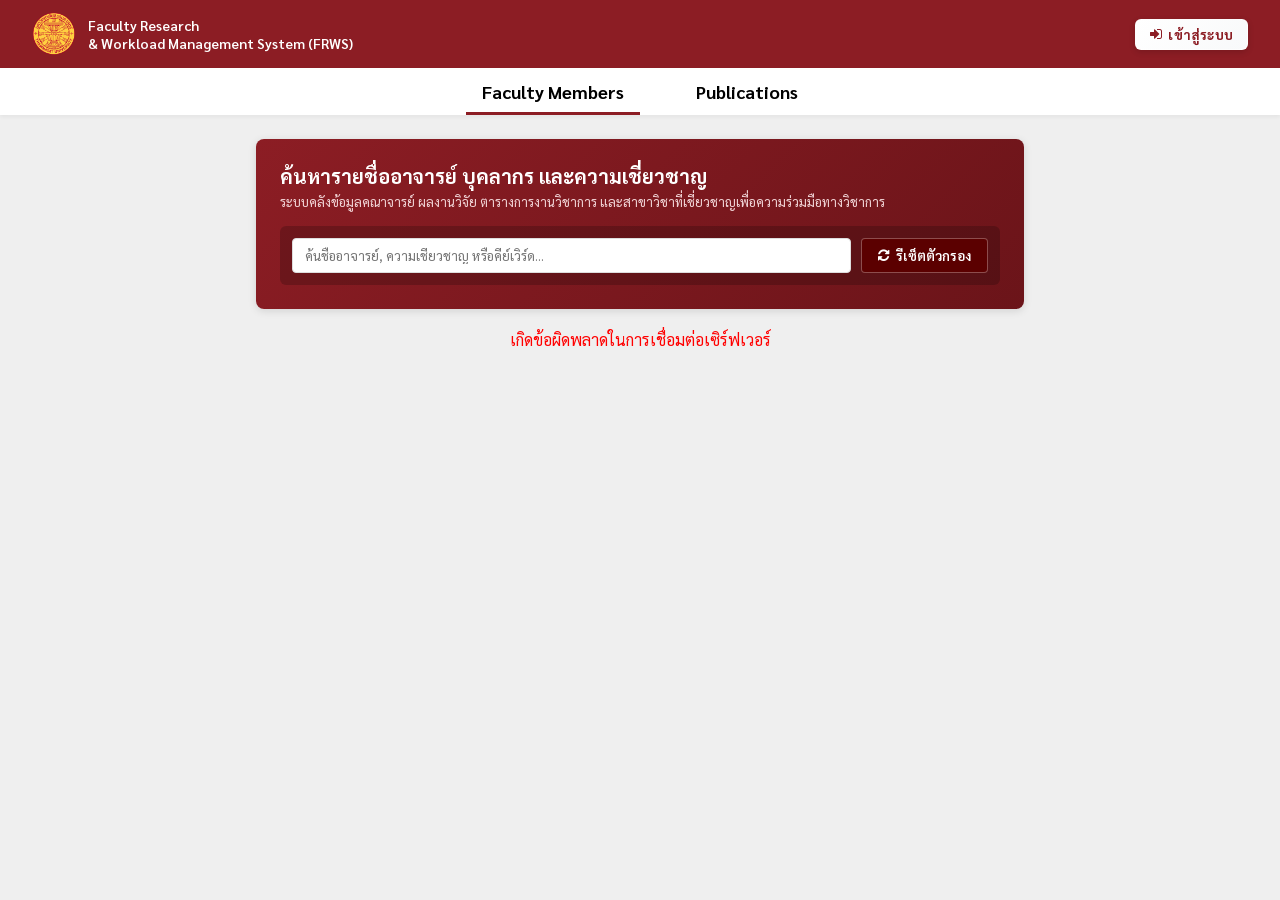
<file: public/index.html>
<!DOCTYPE html>
<html lang="en">

<head>
  <meta charset="UTF-8">
  <meta name="viewport" content="width=device-width, initial-scale=1.0">
  <title>Faculty Research & Workload Management System (FRWS)</title>
  <link rel="stylesheet" href="style.css">
  <link rel="preconnect" href="https://fonts.googleapis.com">
  <link rel="preconnect" href="https://fonts.gstatic.com" crossorigin>
  <link href="https://fonts.googleapis.com/css2?family=Sarabun:wght@300;400;500;600;700&display=swap" rel="stylesheet">
  <link rel="stylesheet" href="https://cdnjs.cloudflare.com/ajax/libs/font-awesome/4.7.0/css/font-awesome.min.css">
  <style>
    .top-search-banner {
      background: linear-gradient(135deg, #8C1D24 0%, #6B1419 100%);
      color: #ffffff;
      padding: 24px;
      border-radius: 8px;
      margin-bottom: 20px;
      box-shadow: 0 2px 8px rgba(0, 0, 0, 0.12);
    }

    .top-search-banner h2 {
      font-size: 20px;
      font-weight: 700;
      margin-bottom: 4px;
      color: #ffffff;
    }

    .top-search-banner p {
      font-size: 13px;
      color: #f2d6d8;
      margin-bottom: 16px;
    }

    .search-filter-box {
      background: rgba(0, 0, 0, 0.2);
      padding: 12px;
      border-radius: 6px;
      display: flex;
      gap: 10px;
      flex-wrap: wrap;
      align-items: center;
    }

    .search-filter-box input,
    .search-filter-box select {
      padding: 8px 12px;
      font-size: 13.5px;
      border: 1px solid #ddd;
      border-radius: 4px;
      outline: none;
      background: #ffffff;
      color: #333;
      font-family: inherit;
    }

    .search-filter-box input {
      flex: 2 1 220px;
    }

    .search-filter-box select {
      flex: 1 1 160px;
      cursor: pointer;
    }

    .btn-reset {
      background: #5B0000;
      color: #ffffff;
      border: 1px solid rgba(255, 255, 255, 0.3);
      padding: 8px 16px;
      border-radius: 4px;
      font-size: 13.5px;
      font-weight: 600;
      cursor: pointer;
      display: inline-flex;
      align-items: center;
      gap: 6px;
      transition: background 0.2s, border-color 0.2s;
      white-space: nowrap;
    }

    .btn-reset:hover {
      background: #420000;
      border-color: #ffffff;
    }

    .authors-container {
      display: flex;
      flex-wrap: wrap;
      align-items: center;
      gap: 8px;
      margin-top: 6px;
    }

    .author-item {
      display: inline-flex;
      align-items: center;
      gap: 4px;
      font-size: 0.9rem;
      white-space: nowrap;
    }

    .hidden-authors {
      display: none;
      align-items: center;
      gap: 8px;
      flex-wrap: wrap;
    }
  </style>
</head>

<body>

  <!-- Header -->
  <header class="header">
    <div class="header-left">
      <img src="assets/Emblem_of_Thammasat_University.svg.webp" alt="TU Logo" class="header-logo">
      <h1 class="header-title">
        Faculty Research<br>& Workload Management System (FRWS)
      </h1>
    </div>

    <!-- Container สำหรับเรนเดอร์ Navbar ฝั่งขวาผ่าน main.js -->
    <div id="auth-nav-section" class="header-right"></div>
  </header>

  <!-- Navigation Bar -->
  <nav class="navbar">
    <button class="nav-tab active" id="tab-authors" onclick="switchTab('authors')">Faculty Members</button>
    <button class="nav-tab" id="tab-publications" onclick="switchTab('publications')">Publications</button>
  </nav>

  <!-- Main Content Layout -->
  <main class="main-container" style="display: block;">
    
    <!-- Banner ค้นหา -->
    <div class="top-search-banner">
      <h2 id="banner-title">ค้นหารายชื่ออาจารย์ บุคลากร และความเชี่ยวชาญ</h2>
      <p id="banner-sub">ระบบคลังข้อมูลคณาจารย์ ผลงานวิจัย ตารางการงานวิชาการ และสาขาวิชาที่เชี่ยวชาญเพื่อความร่วมมือทางวิชาการ</p>
      
      <div class="search-filter-box">
        <input type="text" id="search-input" placeholder="ค้นชื่ออาจารย์, ความเชี่ยวชาญ หรือคีย์เวิร์ด..." oninput="debounceSearch()">
        
        <!-- ตัวกรองปี 2026 - 1996 (ซ่อนเมื่ออยู่หน้าอาจารย์) -->
        <select id="year-filter" onchange="applyFilters()" style="display: none;">
          <option value="">ปีที่ตีพิมพ์ (ทั้งหมด)</option>
          <option value="2026">2026</option>
          <option value="2025">2025</option>
          <option value="2024">2024</option>
          <option value="2023">2023</option>
          <option value="2022">2022</option>
          <option value="2021">2021</option>
          <option value="2020">2020</option>
          <option value="2019">2019</option>
          <option value="2018">2018</option>
          <option value="2017">2017</option>
          <option value="2016">2016</option>
          <option value="2015">2015</option>
          <option value="2014">2014</option>
          <option value="2013">2013</option>
          <option value="2012">2012</option>
          <option value="2011">2011</option>
          <option value="2010">2010</option>
          <option value="2009">2009</option>
          <option value="2008">2008</option>
          <option value="2007">2007</option>
          <option value="2006">2006</option>
          <option value="2005">2005</option>
          <option value="2004">2004</option>
          <option value="2003">2003</option>
          <option value="2002">2002</option>
          <option value="2001">2001</option>
          <option value="2000">2000</option>
          <option value="1999">1999</option>
          <option value="1998">1998</option>
          <option value="1997">1997</option>
          <option value="1996">1996</option>
        </select>

        <!-- หมวดหมู่ประเภทงานวิจัยครบทั้ง 12 หมวดหมู่จาก DB -->
        <select id="type-filter" onchange="applyFilters()" style="display: none;">
          <option value="">ประเภทภาระงาน (ทั้งหมด)</option>
          <option value="article">Article (บทความวิจัย)</option>
          <option value="conference-paper">Conference Paper (บทความประชุมวิชาการ)</option>
          <option value="conference-abstract">Conference Abstract (บทย่อประชุมวิชาการ)</option>
          <option value="preprint">Preprint (เอกสารฉบับร่างก่อนตีพิมพ์)</option>
          <option value="book">Book (หนังสือ/ตำรา)</option>
          <option value="book-chapter">Book Chapter (หมวด/บทในหนังสือ)</option>
          <option value="report">Report (รายงานวิชาการ)</option>
          <option value="review">Review Article (บทความปริทรรศน์)</option>
          <option value="dissertation">Dissertation / Thesis (วิทยานิพนธ์)</option>
          <option value="data-paper">Data Paper (บทความชุดข้อมูล)</option>
          <option value="peer-review">Peer Review (การประเมินบทความ)</option>
          <option value="other">Other (ผลงานอื่นๆ)</option>
        </select>

        <button class="btn-reset" type="button" onclick="resetSearch()">
          <i class="fa fa-refresh"></i> รีเซ็ตตัวกรอง
        </button>
      </div>
    </div>

    <section class="content-area">
      <div id="cards-container" class="cards-grid">
        <p style="text-align: center; color: #666; padding: 20px; grid-column: 1 / -1;">กำลังโหลดข้อมูล...</p>
      </div>
      <div id="pagination" class="pagination"></div>
    </section>
  </main>

  <script src="js/index.js"></script>
  <script src="js/main.js"></script>
</body>

</html>
</file>
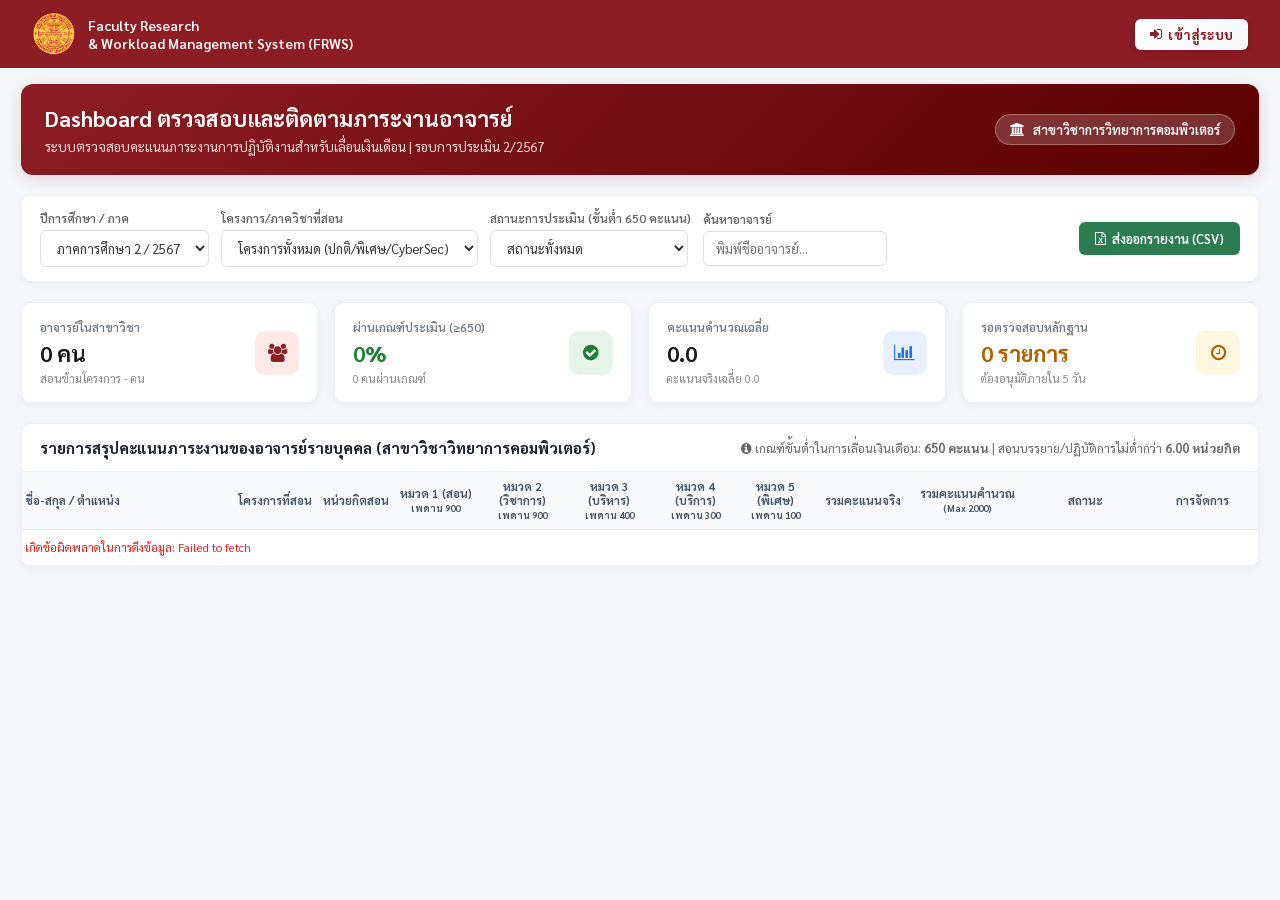
<file: public/dashboard.html>
<!DOCTYPE html>
<html lang="th">

<head>
  <meta charset="UTF-8">
  <meta name="viewport" content="width=device-width, initial-scale=1.0">
  <title>Dashboard เจ้าหน้าที่ - ระบบติดตามภาระงานอาจารย์ CS (FRWS)</title>
  
  <!-- นำเข้าไฟล์ CSS หลัก และ CSS ของ Dashboard -->
  <link rel="stylesheet" href="style.css">
  <link rel="stylesheet" href="dashboardStyle.css">

  <link rel="preconnect" href="https://fonts.googleapis.com">
  <link rel="preconnect" href="https://fonts.gstatic.com" crossorigin>
  <link href="https://fonts.googleapis.com/css2?family=Sarabun:wght@300;400;500;600;700&display=swap" rel="stylesheet">
  <link rel="stylesheet" href="https://cdnjs.cloudflare.com/ajax/libs/font-awesome/4.7.0/css/font-awesome.min.css">
</head>

<body>

  <!-- Header -->
  <header class="header">
    <div class="header-left">
      <img src="assets/Emblem_of_Thammasat_University.svg.webp" alt="TU Logo" class="header-logo">
      <h1 class="header-title">
        Faculty Research<br>& Workload Management System (FRWS)
      </h1>
    </div>
    
    <!-- auth-nav-section สำหรับให้ main.js เรนเดอร์ปุ่ม "กลับหน้าหลัก" และ "ออกจากระบบ" อัตโนมัติ -->
    <div class="header-right" id="auth-nav-section"></div>
  </header>

  <!-- Main Container -->
  <main class="dash-container">

    <!-- Header Banner -->
    <div class="dash-header-banner">
      <div class="dash-header-title">
        <h2>Dashboard ตรวจสอบและติดตามภาระงานอาจารย์</h2>
        <p>ระบบตรวจสอบคะแนนภาระงานการปฏิบัติงานสำหรับเลื่อนเงินเดือน | รอบการประเมิน 2/2567</p>
      </div>
      <div class="dash-badge-dept">
        <i class="fa fa-university"></i> สาขาวิชาการวิทยาการคอมพิวเตอร์
      </div>
    </div>

    <!-- Quick Filter Card -->
    <div class="filter-card">
      <div>
        <label style="font-size:12px; color:#666; display:block; font-weight:600; margin-bottom:4px;">ปีการศึกษา / ภาค</label>
        <select id="term-filter" onchange="filterData()">
          <option value="2-2567">ภาคการศึกษา 2 / 2567</option>
          <option value="1-2567">ภาคการศึกษา 1 / 2567</option>
          <option value="2-2566">ภาคการศึกษา 2 / 2566</option>
        </select>
      </div>

      <div>
        <label style="font-size:12px; color:#666; display:block; font-weight:600; margin-bottom:4px;">โครงการ/ภาควิชาที่สอน</label>
        <select id="track-filter" onchange="filterData()">
          <option value="ALL">โครงการทั้งหมด (ปกติ/พิเศษ/CyberSec)</option>
          <option value="REGULAR">ภาคปกติ</option>
          <option value="SPECIAL">ภาคพิเศษ</option>
          <option value="CYBER">Cyber Security</option>
        </select>
      </div>

      <div>
        <label style="font-size:12px; color:#666; display:block; font-weight:600; margin-bottom:4px;">สถานะการประเมิน (ขั้นต่ำ 650 คะแนน)</label>
        <select id="status-filter" onchange="filterData()">
          <option value="ALL">สถานะทั้งหมด</option>
          <option value="PASS">ผ่านเกณฑ์ (≥ 650 คะแนน)</option>
          <option value="FAIL">ต่ำกว่าเกณฑ์ (&lt; 650 คะแนน)</option>
          <option value="PENDING">รอตรวจสอบเอกสาร</option>
        </select>
      </div>

      <div>
        <label style="font-size:12px; color:#666; display:block; font-weight:600; margin-bottom:4px;">ค้นหาอาจารย์</label>
        <input type="text" id="search-lecturer" placeholder="พิมพ์ชื่ออาจารย์..." oninput="filterData()">
      </div>

      <button class="btn-export" onclick="exportCSV()">
        <i class="fa fa-file-excel-o"></i> ส่งออกรายงาน (CSV)
      </button>
    </div>

    <!-- Summary KPI Cards -->
    <div class="kpi-grid">
      <div class="kpi-card">
        <div class="kpi-info">
          <h4>อาจารย์ในสาขาวิชา</h4>
          <div class="kpi-value" id="kpi-total-faculty">0 คน</div>
          <div class="kpi-sub">สอนข้ามโครงการ - คน</div>
        </div>
        <div class="kpi-icon red"><i class="fa fa-users"></i></div>
      </div>

      <div class="kpi-card">
        <div class="kpi-info">
          <h4>ผ่านเกณฑ์ประเมิน (≥650)</h4>
          <div class="kpi-value" id="kpi-pass-rate" style="color: #1e7e34;">0%</div>
          <div class="kpi-sub" id="kpi-pass-count">0 คนผ่านเกณฑ์</div>
        </div>
        <div class="kpi-icon green"><i class="fa fa-check-circle"></i></div>
      </div>

      <div class="kpi-card">
        <div class="kpi-info">
          <h4>คะแนนคำนวณเฉลี่ย</h4>
          <div class="kpi-value" id="kpi-avg-score">0.0</div>
          <div class="kpi-sub" id="kpi-actual-avg">คะแนนจริงเฉลี่ย 0.0</div>
        </div>
        <div class="kpi-icon blue"><i class="fa fa-bar-chart"></i></div>
      </div>

      <div class="kpi-card">
        <div class="kpi-info">
          <h4>รอตรวจสอบหลักฐาน</h4>
          <div class="kpi-value" id="kpi-pending" style="color: #b06000;">0 รายการ</div>
          <div class="kpi-sub">ต้องอนุมัติภายใน 5 วัน</div>
        </div>
        <div class="kpi-icon orange"><i class="fa fa-clock-o"></i></div>
      </div>
    </div>

    <!-- Faculty Workload Table Card -->
    <div class="table-card">
      <div class="table-header">
        <h3>รายการสรุปคะแนนภาระงานของอาจารย์รายบุคคล (สาขาวิชาวิทยาการคอมพิวเตอร์)</h3>
        <span style="font-size: 12.5px; color:#666;">
          <i class="fa fa-info-circle"></i> เกณฑ์ขั้นต่ำในการเลื่อนเงินเดือน: <b>650 คะแนน</b> | สอนบรรยาย/ปฏิบัติการไม่ต่ำกว่า <b>6.00 หน่วยกิต</b>
        </span>
      </div>

      <div class="table-responsive">
        <table class="dash-table">
          <thead>
            <tr>
              <th>ชื่อ-สกุล / ตำแหน่ง</th>
              <th>โครงการที่สอน</th>
              <th>หน่วยกิตสอน</th>
              <th>หมวด 1 (สอน)<br><small>เพดาน 900</small></th>
              <th>หมวด 2 (วิชาการ)<br><small>เพดาน 900</small></th>
              <th>หมวด 3 (บริหาร)<br><small>เพดาน 400</small></th>
              <th>หมวด 4 (บริการ)<br><small>เพดาน 300</small></th>
              <th>หมวด 5 (พิเศษ)<br><small>เพดาน 100</small></th>
              <th>รวมคะแนนจริง</th>
              <th>รวมคะแนนคำนวณ<br><small>(Max 2000)</small></th>
              <th>สถานะ</th>
              <th>การจัดการ</th>
            </tr>
          </thead>
          <tbody id="workload-table-body">
            <!-- JavaScript ใน dashboard.js จะเรนเดอร์ข้อมูลให้อัตโนมัติ -->
          </tbody>
        </table>
      </div>
    </div>

  </main>

  <!-- Modal inspection form -->
  <div class="modal-overlay" id="inspectModal">
    <div class="modal-card">
      <div class="modal-header">
        <h3 id="modal-lecturer-name">รายละเอียดแบบฟอร์มภาระงาน</h3>
        <button class="modal-close" onclick="closeModal()">&times;</button>
      </div>
      <div class="modal-body" id="modal-content">
        <!-- Dynamic Content -->
      </div>
    </div>
  </div>

  <!-- สคริปต์หลักในการจัดการ Session / API Base / Navbar -->
  <script src="js/main.js"></script>
  <!-- สคริปต์ควบคุมการทำงานของหน้า Officer Dashboard -->
  <script src="js/dashboard.js"></script>
</body>

</html>
</file>
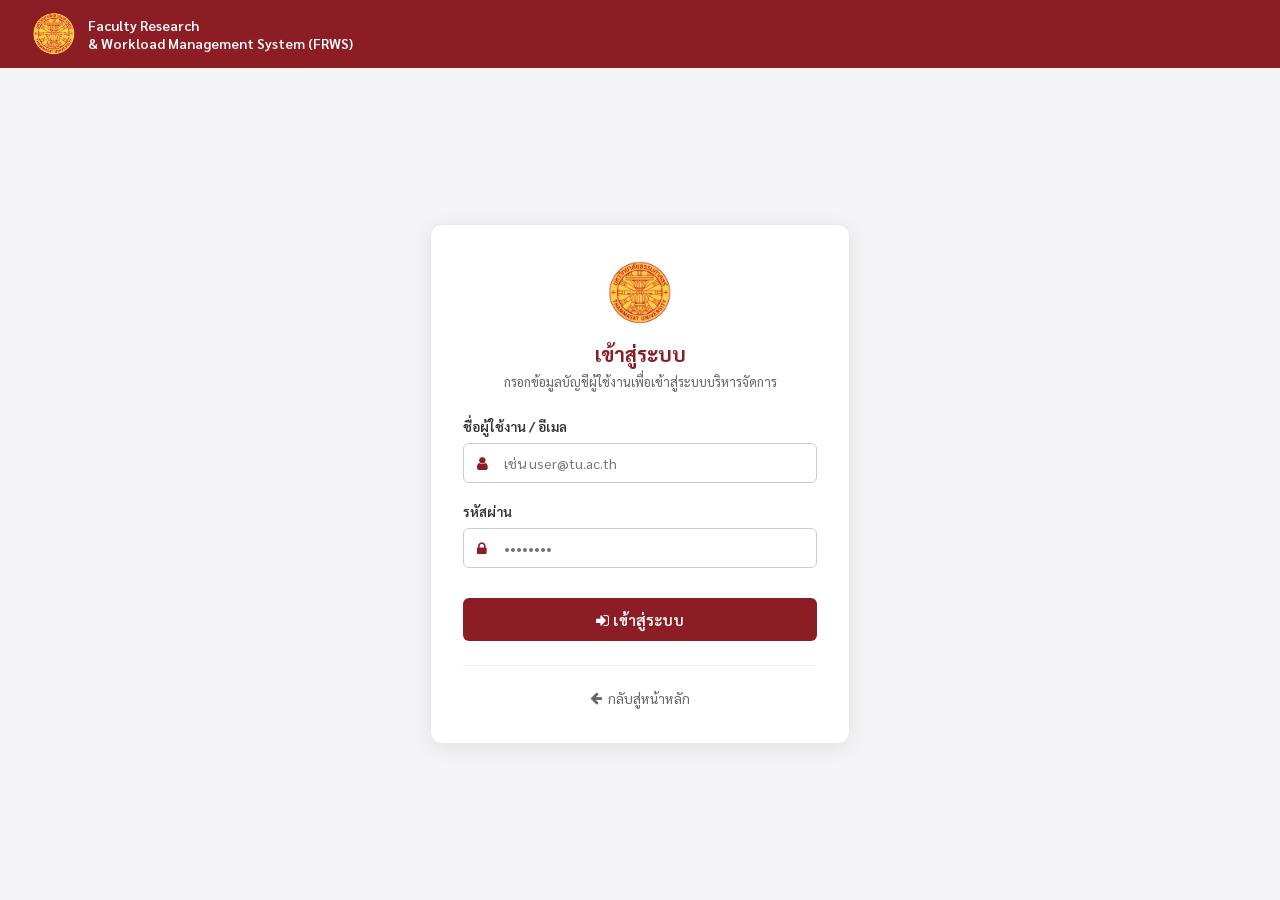
<file: public/login.html>
<!DOCTYPE html>
<html lang="th">

<head>
  <meta charset="UTF-8">
  <meta name="viewport" content="width=device-width, initial-scale=1.0">
  <title>เข้าสู่ระบบ - FRWS</title>
  <link rel="stylesheet" href="style.css">
  <link rel="preconnect" href="https://fonts.googleapis.com">
  <link rel="preconnect" href="https://fonts.gstatic.com" crossorigin>
  <link href="https://fonts.googleapis.com/css2?family=Sarabun:wght@300;400;500;600;700&display=swap" rel="stylesheet">
  <link rel="stylesheet" href="https://cdnjs.cloudflare.com/ajax/libs/font-awesome/4.7.0/css/font-awesome.min.css">
  <style>
    body {
      background-color: #f4f4f6;
      min-height: 100vh;
      display: flex;
      flex-direction: column;
    }

    .login-wrapper {
      flex: 1;
      display: flex;
      align-items: center;
      justify-content: center;
      padding: 40px 20px;
    }

    .login-card {
      background: #ffffff;
      width: 100%;
      max-width: 420px;
      padding: 36px 32px;
      border-radius: 12px;
      box-shadow: 0 4px 20px rgba(0, 0, 0, 0.08);
      border: 1px solid #e8e8e8;
    }

    .login-header {
      text-align: center;
      margin-bottom: 28px;
    }

    .login-header img {
      width: 64px;
      height: 64px;
      margin-bottom: 12px;
    }

    .login-header h2 {
      font-size: 20px;
      color: #8C1D24;
      font-weight: 700;
      margin-bottom: 6px;
    }

    .login-header p {
      font-size: 13px;
      color: #666;
    }

    .form-group {
      margin-bottom: 20px;
    }

    .form-group label {
      display: block;
      font-size: 13.5px;
      font-weight: 600;
      color: #333;
      margin-bottom: 8px;
    }

    .input-with-icon {
      position: relative;
    }

    .input-with-icon i {
      position: absolute;
      left: 14px;
      top: 50%;
      transform: translateY(-50%);
      color: #8C1D24;
      font-size: 15px;
    }

    .input-with-icon input {
      width: 100%;
      padding: 10px 14px 10px 40px;
      font-size: 14px;
      border: 1px solid #ccc;
      border-radius: 6px;
      outline: none;
      font-family: inherit;
      transition: border-color 0.2s;
    }

    .input-with-icon input:focus {
      border-color: #8C1D24;
      box-shadow: 0 0 0 3px rgba(140, 29, 36, 0.1);
    }

    .btn-submit-login {
      width: 100%;
      background: #8C1D24;
      color: #ffffff;
      border: none;
      padding: 12px;
      font-size: 15px;
      font-weight: 600;
      border-radius: 6px;
      cursor: pointer;
      transition: background 0.2s;
      margin-top: 10px;
      font-family: inherit;
    }

    .btn-submit-login:hover {
      background: #6b1419;
    }

    .login-footer-links {
      margin-top: 24px;
      text-align: center;
      padding-top: 20px;
      border-top: 1px solid #eee;
    }

    .btn-back-home {
      color: #666;
      text-decoration: none;
      font-size: 13.5px;
      display: inline-flex;
      align-items: center;
      gap: 6px;
      transition: color 0.2s;
    }

    .btn-back-home:hover {
      color: #8C1D24;
    }
  </style>
</head>

<body>

  <!-- Header สั้นๆ -->
  <header class="header">
    <div class="header-left">
      <img src="assets/Emblem_of_Thammasat_University.svg.webp" alt="TU Logo" class="header-logo">
      <h1 class="header-title">
        Faculty Research<br>& Workload Management System (FRWS)
      </h1>
    </div>
  </header>

  <!-- Login Form Container -->
  <div class="login-wrapper">
    <div class="login-card">
      <div class="login-header">
        <img src="assets/Emblem_of_Thammasat_University.svg.webp" alt="TU Logo">
        <h2>เข้าสู่ระบบ</h2>
        <p>กรอกข้อมูลบัญชีผู้ใช้งานเพื่อเข้าสู่ระบบบริหารจัดการ</p>
      </div>

      <form onsubmit="event.preventDefault();">
        <div class="form-group">
          <label for="username">ชื่อผู้ใช้งาน / อีเมล</label>
          <div class="input-with-icon">
            <i class="fa fa-user"></i>
            <input type="text" id="username" placeholder="เช่น user@tu.ac.th" required>
          </div>
        </div>

        <div class="form-group">
          <label for="password">รหัสผ่าน</label>
          <div class="input-with-icon">
            <i class="fa fa-lock"></i>
            <input type="password" id="password" placeholder="••••••••" required>
          </div>
        </div>

        <button type="submit" class="btn-submit-login">
          <i class="fa fa-sign-in"></i> เข้าสู่ระบบ
        </button>
      </form>

      <div class="login-footer-links">
        <a href="index.html" class="btn-back-home">
          <i class="fa fa-arrow-left"></i> กลับสู่หน้าหลัก
        </a>
      </div>
    </div>
  </div>

<script src="js/login.js"></script>
</body>

</html>
</file>
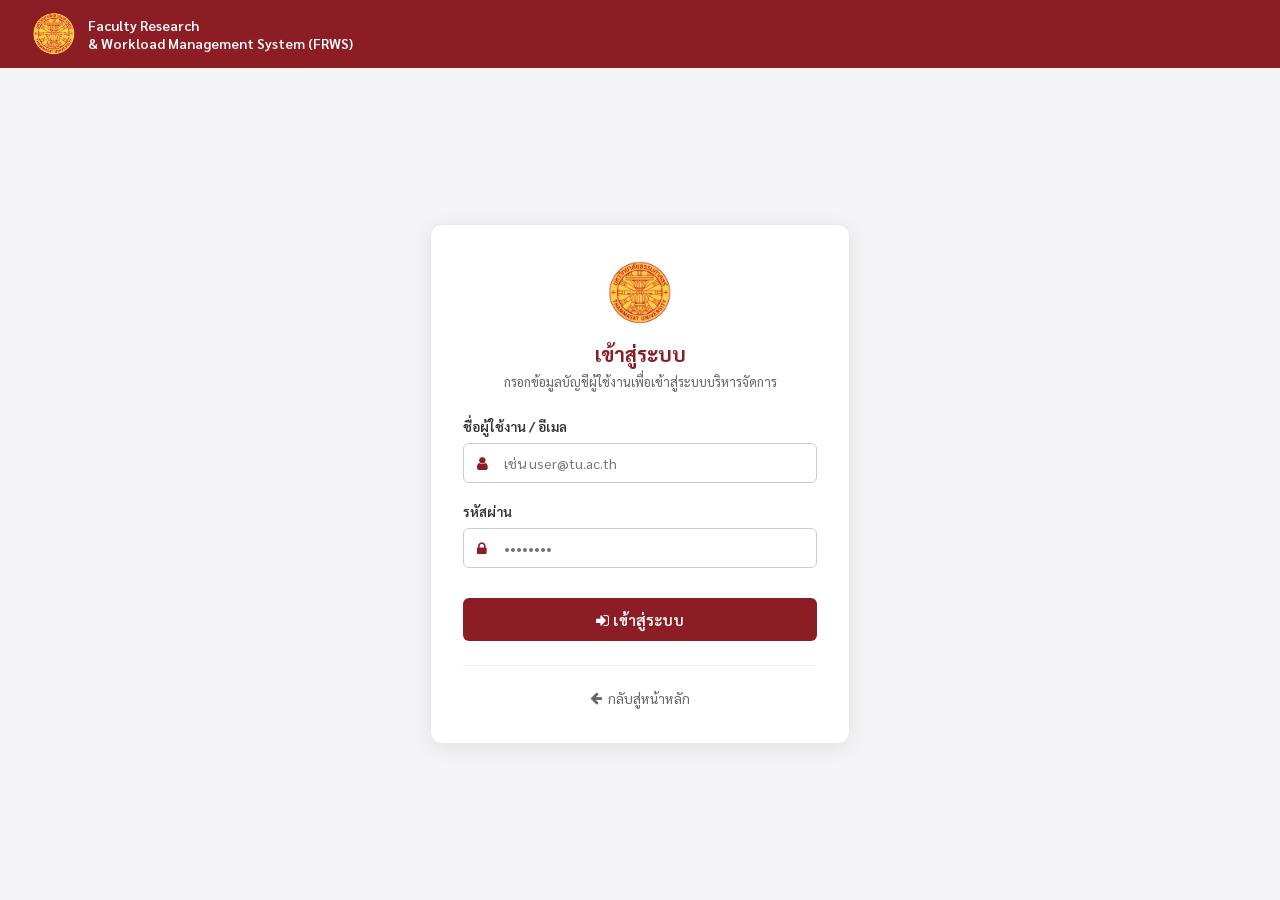
<file: public/teacher-dashboard.html>
<!DOCTYPE html>
<html lang="th">
<head>
  <meta charset="UTF-8">
  <meta name="viewport" content="width=device-width, initial-scale=1.0">
  <title>ข้อมูลส่วนตัวอาจารย์ | FRWS</title>
  <link rel="stylesheet" href="style.css">
  <link rel="stylesheet" href="teacher-dashboard.css">
  <link href="https://fonts.googleapis.com/css2?family=Sarabun:wght@400;500;600;700&display=swap" rel="stylesheet">
  <script src="js/dashboard-api.js" defer></script>
  <script src="js/teacher-dashboard.js" defer></script>
  <!-- WORKLOAD_SCORE: สูตรคะแนนและรายการบทบาท ใช้ร่วมกับ teacher-workload.js -->
  <script src="js/workload-scoring.js" defer></script>
  <script src="js/teacher-workload.js" defer></script>
</head>
<body>
  <header class="header">
    <div class="header-left"><img class="header-logo" src="assets/Emblem_of_Thammasat_University.svg.webp" alt="มหาวิทยาลัยธรรมศาสตร์"><p class="header-title">Faculty Research<br>& Workload Management System (FRWS)</p></div>
    <a class="home-link" href="index.html">กลับหน้าหลัก ↗</a>
  </header>
  <main class="teacher-dash">
    <div class="page-heading"><div><p class="eyebrow">MY DASHBOARD</p><h1>ข้อมูลส่วนตัวของฉัน</h1><p class="muted">ดูและจัดการข้อมูลประวัติ ความเชี่ยวชาญ และช่องทางติดต่อ</p></div><div class="heading-actions"><a class="workload-shortcut" href="#my-workloads">＋ กรอกภาระงาน</a><button id="edit" hidden>แก้ไขข้อมูลส่วนตัว</button></div></div>
    <div id="notice" role="status" aria-live="polite" hidden></div>
    <div id="dashboard" class="profile-layout" hidden>
      <aside class="profile-panel">
        <div class="profile-cover"></div><div class="profile-intro"><div class="avatar" id="avatar" aria-hidden="true">อ</div><p class="eyebrow">โปรไฟล์อาจารย์</p><h2 id="profile-name"></h2><p id="profile-name-en" class="muted"></p><span id="profile-rank" class="rank"></span><hr><p id="profile-faculty"></p><p id="profile-department" class="muted"></p><hr><p class="muted">อีเมลติดต่อ</p><p id="profile-email"></p></div>
      </aside>
      <section class="content-panel" aria-label="รายละเอียดข้อมูลส่วนตัว">
        <nav class="section-nav" aria-label="ส่วนข้อมูล"><a href="#personal">ข้อมูลทั่วไป</a><a href="#academic">ข้อมูลวิชาการ</a><a href="#contact">การติดต่อ</a></nav>
        <form id="profile-form">
          <p id="edit-hint" class="edit-hint" hidden>แก้ไขข้อมูลที่ต้องการ แล้วกดบันทึกการเปลี่ยนแปลง ช่องที่มี * จำเป็นต้องกรอก</p>
          <fieldset id="fields" disabled>
            <section id="personal" class="form-section"><h2><span>01</span> ข้อมูลทั่วไป</h2><p class="muted">ชื่อและสังกัดที่แสดงในโปรไฟล์ของคุณ</p>
              <div class="field-grid">
                <label>คำนำหน้าชื่อ<input name="title" maxlength="100"></label><label>คำนำหน้าชื่อ (อังกฤษ)<input name="title_en" maxlength="100"></label>
                <label>ชื่อ (ไทย) *<input name="first_name_th" required maxlength="150" autocomplete="given-name"></label><label>นามสกุล (ไทย) *<input name="last_name_th" required maxlength="150" autocomplete="family-name"></label>
                <label>ชื่อ (อังกฤษ)<input name="first_name_en" maxlength="150"></label><label>นามสกุล (อังกฤษ)<input name="last_name_en" maxlength="150"></label>
                <label>ตำแหน่งทางวิชาการ<input name="academic_rank" maxlength="200"></label><label>ตำแหน่งทางวิชาการ (อังกฤษ)<input name="academic_rank_en" maxlength="200"></label>
                <label>คณะ<input name="faculty" readonly></label><label>ภาควิชา / สาขาวิชา<input name="department" readonly></label>
              </div>
            </section>
            <section id="academic" class="form-section"><h2><span>02</span> ข้อมูลวิชาการ</h2><p class="muted">แนะนำความเชี่ยวชาญและประวัติการศึกษาของคุณ</p><div class="field-grid">
              <label class="full">ความเชี่ยวชาญ<textarea name="expertise" rows="3" maxlength="5000" placeholder="เช่น วิศวกรรมซอฟต์แวร์, ปัญญาประดิษฐ์"></textarea></label>
              <label class="full">ความสนใจในการวิจัย<textarea name="research_interests" rows="3" maxlength="5000"></textarea></label>
              <label class="full">ประวัติการศึกษา<textarea name="education" rows="4" maxlength="5000" placeholder="ระบุวุฒิการศึกษา สถาบัน และปีที่สำเร็จการศึกษา"></textarea></label>
              <label>Google Scholar<input name="google_scholar" type="url" maxlength="2000" placeholder="https://scholar.google.com/…"></label><label>ResearchGate<input name="research_gate" type="url" maxlength="2000" placeholder="https://www.researchgate.net/…"></label>
            </div></section>
            <section id="contact" class="form-section"><h2><span>03</span> ช่องทางติดต่อ</h2><p class="muted">ข้อมูลสำหรับการติดต่อทางวิชาการ</p><div class="field-grid">
              <label>อีเมล *<input name="email" type="email" required maxlength="254" autocomplete="email"></label><label>หมายเลขโทรศัพท์<input name="phone_number" type="tel" maxlength="50" autocomplete="tel"></label><label class="full">ห้องทำงาน / ที่อยู่ติดต่อ<textarea name="office_address" rows="2" maxlength="1000"></textarea></label>
            </div></section>
          </fieldset>
          <div id="actions" class="form-actions" hidden><p id="save-state" class="muted">ข้อมูลจะเปลี่ยนแปลงเมื่อกดบันทึก</p><button type="button" id="cancel" class="secondary">ยกเลิก</button><button type="submit" id="save">บันทึกการเปลี่ยนแปลง</button></div>
        </form>
      </section>
    </div>
    <section id="my-workloads" class="workload-panel" aria-labelledby="workload-heading">
      <div class="workload-heading"><div><p class="eyebrow">MY WORKLOAD</p><h2 id="workload-heading">กรอกภาระงาน</h2><p class="muted">เพิ่มรายละเอียดการปฏิบัติงานและเอกสารอ้างอิงในแต่ละหมวด</p></div><span id="workload-count" class="rank">0 รายการ</span></div>
      <div id="workload-notice" role="status" aria-live="polite" hidden></div>
      <form id="workload-form">
        <div class="field-grid">
          <label>ภาคการศึกษา *<select name="semester" required><option value="1">ภาค 1</option><option value="2" selected>ภาค 2</option><option value="summer">ภาคฤดูร้อน</option></select></label>
          <label>ปีการศึกษา (พ.ศ.) *<input name="year" type="number" min="2500" max="2700" value="2567" required></label>
          <label>หมวดภาระงาน *<select name="category" id="workload-category" required></select></label>
          <label>ประเภทหลัก *<select name="group" id="workload-group" required></select></label>
          <label class="full">ประเภทย่อย *<select name="subtype" id="workload-subtype" required></select></label>
          <label class="full">รหัสวิชา / ชื่อผลงาน / ชื่อกิจกรรม *<input name="title" required maxlength="255" placeholder="ระบุรหัสวิชา ชื่อผลงาน หรือชื่อกิจกรรม"></label>
        </div>
        <div id="workload-details" class="field-grid"></div>
        <label id="student-names-field" class="student-names-field" hidden>ชื่อนักศึกษาที่ร่วมงาน / อยู่ในความดูแล<textarea name="student_names" rows="3" maxlength="5000" placeholder="กรอกชื่อ–นามสกุลนักศึกษา หนึ่งชื่อต่อบรรทัด"></textarea></label>
        <p id="role-guidance" class="muted role-guidance" aria-live="polite"></p>
        <!-- ===== START WORKLOAD_SCORE: ช่องคะแนนอัตโนมัติ (แก้ไขไม่ได้) =====
             หากไม่ใช้คะแนน ให้แก้ส่วน WORKLOAD_SCORE ใน teacher-workload.js ด้วย
             JavaScript คำนวณจากบทบาทและข้อมูลจริง ไม่อ่านคะแนนจากช่องนี้ไปบันทึก
        -->
        <div class="score-panel">
          <label>คะแนนที่คำนวณได้<input id="live-score" readonly value="—" aria-describedby="score-help"></label>
          <p id="score-help" class="muted" role="status" aria-live="polite">เลือกข้อมูลให้ครบเพื่อคำนวณคะแนน</p>
        </div>
        <!-- ===== END WORKLOAD_SCORE ===== -->
        <div class="field-grid">
          <label>ลิงก์หลักฐาน<input name="evidence_url" type="url" maxlength="2000" placeholder="https://…"></label>
          <label class="full">เลือกไฟล์หลักฐาน<input name="attachments" type="file" multiple accept=".pdf,.png,.jpg,.jpeg,.doc,.docx,.xls,.xlsx"><span class="muted">เลือกไฟล์เพื่อแสดงชื่อในรายการ ยังไม่มีการอัปโหลดไฟล์</span><span id="selected-evidence" class="muted"></span></label>
        </div>
        <div class="workload-actions"><button type="button" id="workload-cancel" class="secondary">ล้างข้อมูล</button><button type="submit" id="workload-save">เพิ่มรายการภาระงาน</button></div>
      </form>
      <div class="workload-list-heading"><h3>รายการภาระงานของฉัน</h3><label>แสดงหมวด<select id="workload-filter"><option value="all">ทุกหมวด</option></select></label></div>
      <div id="workload-list"></div>
      <p class="muted workload-footnote">บันทึกรายการลงระบบเมื่อกดบันทึก คะแนนยังไม่ใช่ผลประเมินที่อนุมัติ</p>
    </section>
    <p class="page-footer">FRWS · ระบบจัดการข้อมูลผลงานวิจัยและภาระงานอาจารย์</p>
  </main>
</body>
</html>
</file>
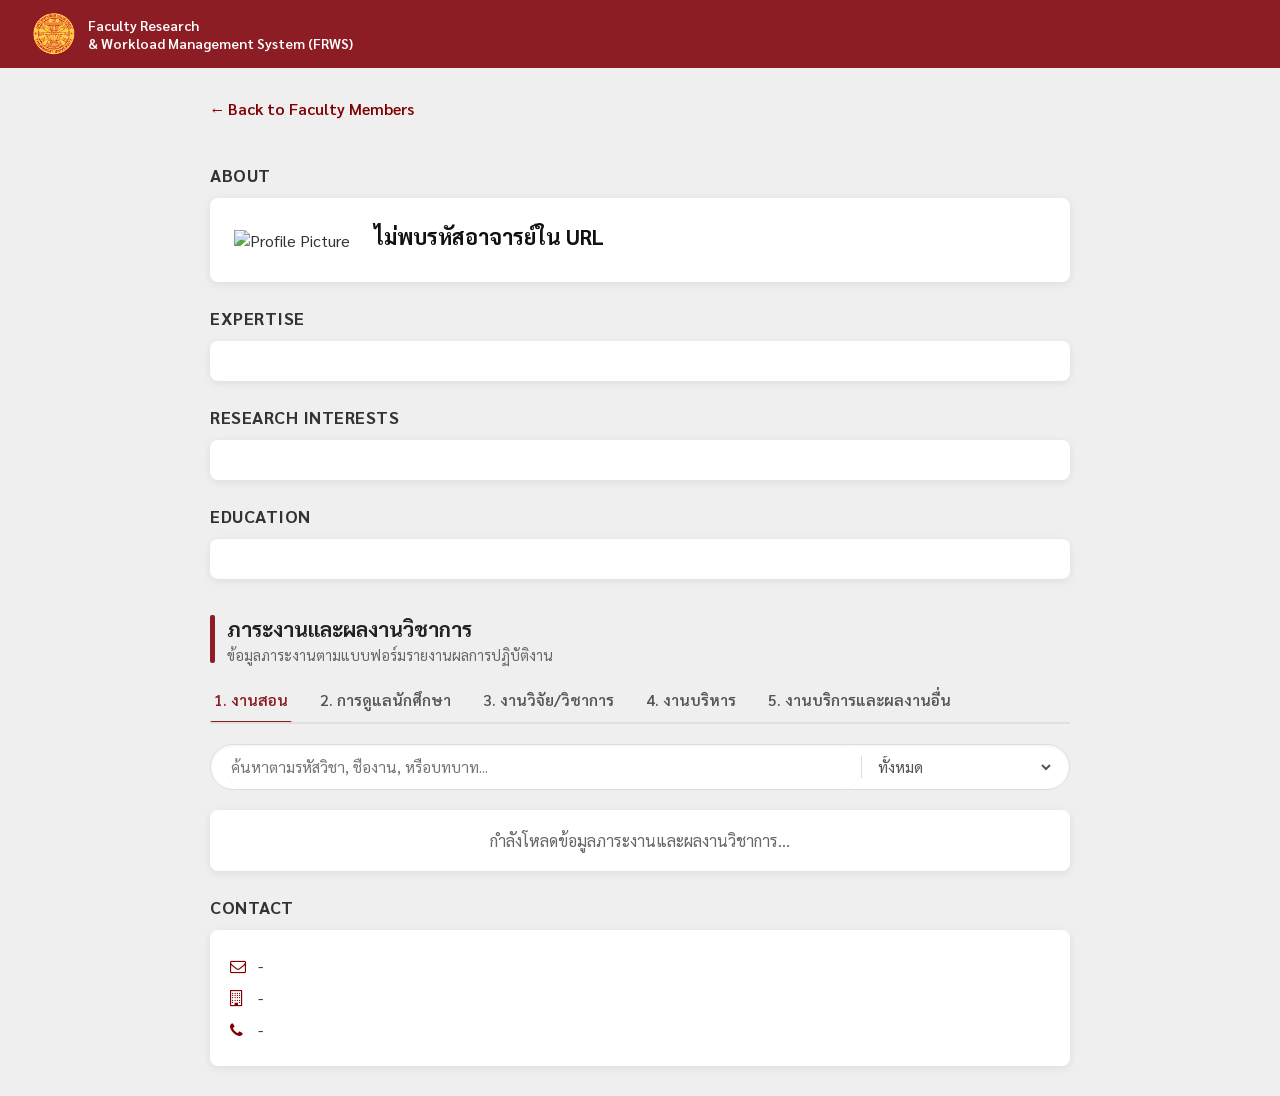
<file: public/teacher.html>
<!DOCTYPE html>
<html lang="th">

<head>
  <meta charset="UTF-8">
  <meta name="viewport" content="width=device-width, initial-scale=1.0">
  <title>Teacher Profile - FRWS</title>
  <link rel="stylesheet" href="style.css">
  <link rel="preconnect" href="https://fonts.googleapis.com">
  <link rel="preconnect" href="https://fonts.gstatic.com" crossorigin>
  <link href="https://fonts.googleapis.com/css2?family=Sarabun:wght@300;400;500;600;700&display=swap" rel="stylesheet">
  <link rel="stylesheet" href="teacherStyle.css">
  <link rel="stylesheet" href="https://cdnjs.cloudflare.com/ajax/libs/font-awesome/4.7.0/css/font-awesome.min.css">
</head>

<body>

  <!-- Header -->
  <header class="header">
    <div class="header-left">
      <img src="assets/Emblem_of_Thammasat_University.svg.webp" alt="TU Logo" class="header-logo">
      <h1 class="header-title">
        Faculty Research<br>& Workload Management System (FRWS)
      </h1>
    </div>
  </header>

  <!-- Main Container -->
  <div class="teacher-page-container">
    <a href="index.html"
      style="color: #800000; text-decoration: none; font-weight: 600; display: inline-block; margin-bottom: 20px;">
      &larr; Back to Faculty Members
    </a>

    <div id="profile-actions"></div>
    
    <!-- ABOUT SECTION -->
    <div id="about" class="section-title">About</div>
    <div class="profile-card" id="teacher-profile-card">
      <div>
        <img id="profile_image" style="width: 150px;" alt="Profile Picture">
      </div>
      <div>
        <h2 id="t-name-en" style="margin: 0 0 6px 0; font-size: 1.35rem; color: #111;">กำลังโหลดข้อมูลอาจารย์...</h2>
        <p id="t-name-th" style="margin: 0 0 8px 0; color: #666; font-size: 1rem;"></p>
        <p id="t-faculty" style="margin: 0; color: #444; font-size: 0.95rem; font-weight: 500;"></p>
        <p id="t-department" style="margin: 4px 0 0 0; color: #777; font-size: 0.9rem;"></p>
      </div>
    </div>

    <!-- EXPERTISE -->
    <div id="expertise" class="section-title">Expertise</div>
    <div id="teacher-expertise-list">
      <div class="info-card" id="t-expertise" style="margin: 0 0 8px 0; color: #666; font-size: 1rem;"></div>
    </div>

    <!-- RESEARCH INTERESTS -->
    <div id="research-interests" class="section-title">Research Interests</div>
    <div id="teacher-research-interests-list">
      <div class="info-card" id="t-research_interests" style="margin: 0 0 8px 0; color: #666; font-size: 1rem;"></div>
    </div>

    <!-- EDUCATION -->
    <div id="education" class="section-title">Education</div>
    <div id="teacher-education-list">
      <div class="info-card" id="t-education" style="margin: 0 0 8px 0; color: #666; font-size: 1rem;"></div>
    </div>

    <!-- WORKLOADS & PUBLICATIONS SECTION -->
    <div id="workloads-section" class="workload-main-header">
      <div class="header-title-box">
        <div class="red-line-bar"></div>
        <div>
          <h2>ภาระงานและผลงานวิชาการ</h2>
          <p>ข้อมูลภาระงานตามแบบฟอร์มรายงานผลการปฏิบัติงาน</p>
        </div>
      </div>
    </div>

    <!-- Sub Navigation Tabs (หมวดหมู่ 1-5) -->
    <div class="workload-sub-tabs">
      <button class="sub-tab active" onclick="switchWorkloadTab('TEACHING', this)">1. งานสอน</button>
      <button class="sub-tab" onclick="switchWorkloadTab('ADVISING', this)">2. การดูแลนักศึกษา</button>
      <button class="sub-tab" onclick="switchWorkloadTab('RESEARCH', this)">3. งานวิจัย/วิชาการ</button>
      <button class="sub-tab" onclick="switchWorkloadTab('ADMINISTRATIVE', this)">4. งานบริหาร</button>
      <button class="sub-tab" onclick="switchWorkloadTab('SERVICE', this)">5. งานบริการและผลงานอื่น</button>
    </div>

    <!-- Search & Filter Box (แบบรวมกล่องเดียวกัน) -->
    <div class="workload-search-box" style="display: flex; align-items: center; border: 1px solid #ddd; border-radius: 30px; background-color: #fff; margin-bottom: 20px; overflow: hidden; padding: 0 15px; box-shadow: inset 0 1px 3px rgba(0,0,0,0.05);">
      <!-- กล่องพิมพ์ข้อความ (ด้านซ้าย) -->
      <input type="text" id="search-input" placeholder="ค้นหาตามรหัสวิชา, ชื่องาน, หรือบทบาท..." style="flex: 1; border: none; padding: 12px 5px; outline: none; font-family: inherit; background: transparent; font-size: 0.95rem;">
      <!-- เส้นคั่นและตัวกรอง Dropdown (ด้านขวา) -->
      <div style="border-left: 1px solid #ddd; padding-left: 12px; display: flex; align-items: center;">
        <select id="dynamic-filter-select" style="border: none; outline: none; background: transparent; font-family: inherit; color: #555; cursor: pointer; font-size: 0.95rem; min-width: 180px;">
          <option value="all">ทั้งหมด</option>
        </select>
      </div>
    </div>

    <!-- Dynamic Content Container -->
    <div id="workload-cards-container">
      <div class="info-card" style="text-align: center; color: #666;">กำลังโหลดข้อมูลภาระงานและผลงานวิชาการ...</div>
    </div>

    <!-- CONTACT SECTION -->
    <div id="contact" class="section-title">Contact</div>
    <div class="info-card" style="line-height: 2;">
      <div id="t-email"><i class="fa fa-envelope-o" style="width: 24px; color: #800000;"></i> -</div>
      <div id="t-office_address"><i class="fa fa-building-o" style="width: 24px; color: #800000;"></i> -</div>
      <div id="t-phone"><i class="fa fa-phone" style="width: 24px; color: #800000;"></i> -</div>
    </div>
  </div>

  <script src="js/teacherScript.js"></script>
</body>

</html>
</file>
<file: public/style.css>
* {
  box-sizing: border-box;
  margin: 0;
  padding: 0;
  font-family: 'Sarabun', sans-serif;
}

body {
  background-color: #EFEFEF;
  color: #333;
}

/* Header */
.header {
  background-color: #8C1D24;
  display: flex;
  align-items: center;
  justify-content: space-between;
  padding: 12px 32px;
}

.header-left {
  display: flex;
  align-items: center;
  gap: 12px;
}

.header-logo {
  width: 44px;
  height: 44px;
}

.header-title {
  color: #FFFFFF;
  font-size: 14px;
  font-weight: 600;
  line-height: 1.3;
}

/* Header Search CSS (เก็บสไตล์ไว้ เผื่อเปิดใช้งานภายหลัง) */
.header-search {
  display: flex;
  align-items: center;
  width: 450px;
  max-width: 100%;
}

.header-search input {
  width: 100%;
  padding: 8px 14px;
  font-size: 14px;
  border: none;
  border-radius: 4px 0 0 4px;
  outline: none;
  color: #333;
}

.header-search button {
  background-color: #5B0000;
  color: white;
  border: none;
  padding: 8px 16px;
  border-radius: 0 4px 4px 0;
  cursor: pointer;
  font-size: 14px;
}

.header-user {
  color: white;
  font-size: 32px;
  display: flex;
  align-items: center;
}

/* Navbar */
.navbar {
  background-color: #FFFFFF;
  display: flex;
  justify-content: center;
  gap: 40px;
  box-shadow: 0 2px 4px rgba(0, 0, 0, 0.05);
}

.nav-tab {
  background: none;
  border: none;
  font-size: 18px;
  font-weight: 700;
  padding: 12px 16px;
  cursor: pointer;
  color: #000;
  position: relative;
}

.nav-tab.active {
  color: #000;
}

.nav-tab.active::after {
  content: '';
  position: absolute;
  bottom: 0;
  left: 0;
  width: 100%;
  height: 3px;
  background-color: #8C1D24;
}

/* Layout */
.main-container {
  display: flex;
  max-width: 800px;
  margin: 24px auto;
  gap: 24px;
  padding: 0 16px;
}

.sidebar {
  width: 220px;
  background-color: #FFFFFF;
  min-height: 450px;
  border-radius: 8px;
  flex-shrink: 0;
}

.content-area {
  width: 100%;
  display: flex;
  flex-direction: column;
}

.cards-list {
  display: flex;
  flex-direction: column;
  gap: 16px;
}

/* Card General */
.card {
  background-color: #FFFFFF;
  border-radius: 8px;
  padding: 20px;
  box-shadow: 0 1px 3px rgba(0, 0, 0, 0.1);
}

/* Publications Card */
.card-pub-title {
  font-size: 16px;
  font-weight: 700;
  line-height: 1.4;
  margin-bottom: 12px;
}

.card-pub-meta {
  display: flex;
  align-items: center;
  gap: 12px;
  margin-bottom: 12px;
}

.badge-article {
  background-color: #8C1D24;
  color: white;
  padding: 4px 12px;
  border-radius: 4px;
  font-size: 12px;
}

.meta-info {
  font-size: 13px;
  color: #666;
}

.card-pub-authors {
  display: flex;
  gap: 16px;
}

.author-item {
  font-size: 13px;
  color: #888;
  display: flex;
  align-items: center;
  gap: 4px;
}

/* Authors Card */
.card-author {
  display: flex;
  align-items: flex-start;
  gap: 20px;
}

.author-avatar {
  font-size: 70px;
  color: #222;
  line-height: 1;
}

.author-info {
  flex-grow: 1;
}

.author-info h3 {
  font-size: 18px;
  font-weight: 700;
  margin-bottom: 8px;
}

.author-link {
  color: #000;
  text-decoration: none;
  transition: color 0.2s ease;
}

.author-link:hover {
  color: #8C1D24;
  text-decoration: underline;
}

.author-info .label {
  font-size: 12px;
  font-weight: 700;
  color: #222;
  margin-top: 4px;
}

.author-info .value {
  font-size: 12px;
  color: #555;
}

.author-action {
  align-self: center;
}

.btn-profile {
  display: inline-block;
  background-color: #8C1D24;
  color: white;
  text-decoration: none;
  padding: 8px 16px;
  border-radius: 4px;
  font-size: 13px;
  font-weight: 600;
  transition: background-color 0.2s ease;
}

.btn-profile:hover {
  background-color: #6b1419;
}

/* Pagination */
.pagination {
  display: flex;
  justify-content: center;
  align-items: center;
  gap: 8px;
  margin-top: 24px;
}

.pag-btn {
  background: none;
  border: none;
  font-size: 14px;
  padding: 4px 10px;
  cursor: pointer;
  color: #333;
  border-radius: 4px;
}

.pag-btn.active {
  background-color: #8C1D24;
  color: white;
}

.pag-btn:disabled {
  opacity: 0.3;
  cursor: default;
}

.card-pub-title a {
  text-decoration: none !important;
  color: inherit !important;
}

.card-pub-title a:hover {
  text-decoration: none;
}

/* ใส่ในแท็ก <style> ของไฟล์ teacher.html */
.navbar a,
.navbar .nav-tab {
  text-decoration: none !important;
}
/* =========================================
   เพิ่ม CSS ใหม่สำหรับแสดงผล Grid 4 คอลัมน์ 
   ========================================= */
.cards-grid {
  display: grid;
  grid-template-columns: repeat(4, 1fr);
  gap: 24px;
}

/* ปรับรูปแบบการ์ดอาจารย์เป็นแนวตั้ง */
.card-author {
  background-color: #FFFFFF;
  border-radius: 8px;
  padding: 16px;
  box-shadow: 0 1px 3px rgba(0, 0, 0, 0.1);
  display: flex;
  flex-direction: column;
  align-items: flex-start; /* จัดข้อความชิดซ้าย */
  height: 100%;
}

/* สัดส่วนรูปภาพอาจารย์ (แนวตั้งแบบ 3:4) */
.author-avatar-img {
  width: 100%;
  aspect-ratio: 3 / 4;
  object-fit: cover;
  background-color: #e0e0e0;
  margin-bottom: 16px;
}

/* กรณีไม่มีรูป ใช้ Placeholder แทน */
.author-avatar-placeholder {
  width: 100%;
  aspect-ratio: 3 / 4;
  background-color: #f5f5f5;
  display: flex;
  align-items: center;
  justify-content: center;
  font-size: 60px;
  color: #ccc;
  margin-bottom: 16px;
}

.author-info {
  width: 100%;
  display: flex;
  flex-direction: column;
  flex-grow: 1;
}

.author-info h3 {
  font-size: 15px;
  font-weight: 700;
  margin-bottom: 4px;
  line-height: 1.3;
}

/* หัวข้อความเชี่ยวชาญ/สาขา (สีม่วงแบบในรูป) */
.author-info .label {
  font-size: 12px;
  color: #4b0082; 
  margin-top: 4px;
  line-height: 1.5;
  font-weight: 500;
}

.author-info .value {
  font-size: 12px;
  color: #666;
  margin-top: 4px;
}

/* Responsive (ปรับย่อตามขนาดจอ) */
@media (max-width: 992px) {
  .cards-grid { grid-template-columns: repeat(3, 1fr); }
}
@media (max-width: 768px) {
  .cards-grid { grid-template-columns: repeat(2, 1fr); }
}
@media (max-width: 480px) {
  .cards-grid { grid-template-columns: 1fr; }
}
/* =========================================
   Filter Sidebar Styles (Advanced Search)
   ========================================= */
.sidebar {
  padding: 20px;
  box-shadow: 0 1px 3px rgba(0, 0, 0, 0.1);
  height: max-content; 
  align-self: flex-start; 
}

.filter-group h3 {
  font-size: 16px;
  margin-bottom: 16px;
  color: #8C1D24;
  border-bottom: 2px solid #8C1D24;
  padding-bottom: 8px;
}

.filter-group label {
  display: block;
  font-size: 13px;
  font-weight: 600;
  margin-bottom: 6px;
  margin-top: 16px;
  color: #333;
}

.filter-group input,
.filter-group select {
  width: 100%;
  padding: 8px 12px;
  font-size: 14px;
  border: 1px solid #ccc;
  border-radius: 4px;
  outline: none;
  font-family: inherit;
  transition: border-color 0.2s ease;
}

.filter-group input:focus,
.filter-group select:focus {
  border-color: #8C1D24;
}

/* ซ่อน Sidebar เมื่ออยู่แท็บอาจารย์ */
.sidebar.hidden {
  display: none;
}

/* Responsive สำหรับมือถือและแท็บเล็ต */
@media (max-width: 768px) {
  .main-container {
    flex-direction: column;
  }
  .sidebar {
    width: 100%;
    min-height: auto;
  }
}
/* =========================================================
   จัดระเบียบส่วนปุ่มด้านล่างการ์ด (ไม่ขยายขนาดการ์ด ไม่ล้นแน่นอน)
   ========================================================= */

/* คอนเทนเนอร์ปุ่มด้านล่าง - ดันลงท้ายการ์ด และจัดเป็น 2 บรรทัดเรียงลงมา */
.author-info > div:last-child {
  display: flex !important;
  flex-direction: column !important;
  align-items: stretch !important;
  gap: 6px !important;
  width: 100% !important;
  margin-top: auto !important;
  padding-top: 10px !important;
  border-top: 1px solid #eee !important;
  box-sizing: border-box !important;
}

/* กรอบ Badge จำนวนผลงาน (บรรทัดบน) */
.author-info > div:last-child span,
.author-info > div:last-child span.pub-badge {
  display: flex !important;
  align-items: center !important;
  justify-content: center !important;
  gap: 6px !important;
  font-size: 11px !important;
  padding: 4px 8px !important;
  border-radius: 4px !important;
  background-color: #fdf2f2 !important;
  border: 1px solid #f5c2c7 !important;
  color: #800000 !important;
  font-weight: 600 !important;
  line-height: 1.2 !important;
  text-align: center !important;
  width: 100% !important;
  box-sizing: border-box !important;
}

/* กรอบปุ่มกดดูโปรไฟล์ (บรรทัดล่าง) */
.author-info > div:last-child a,
.author-info > div:last-child a.author-link,
.author-info > div:last-child a.profile-link {
  display: flex !important;
  align-items: center !important;
  justify-content: center !important;
  font-size: 11px !important;
  padding: 4px 8px !important;
  border-radius: 4px !important;
  border: 1px solid #800000 !important;
  color: #800000 !important;
  background-color: #ffffff !important;
  font-weight: 600 !important;
  text-decoration: none !important;
  line-height: 1.2 !important;
  text-align: center !important;
  width: 100% !important;
  box-sizing: border-box !important;
  transition: all 0.2s ease !important;
}

/* เอฟเฟกต์ตอนเอาเมาส์ชี้ปุ่มดูโปรไฟล์ */
.author-info > div:last-child a:hover {
  background-color: #800000 !important;
  color: #ffffff !important;
}
/* =========================================================
   สไตล์ปุ่มเข้าสู่ระบบ (Login Header Button)
   ========================================================= */
.header-right {
  display: flex;
  align-items: center;
}

.btn-login-header {
  display: inline-flex;
  align-items: center;
  gap: 8px;
  background: linear-gradient(135deg, #ffffff 0%, #f8f9fa 100%);
  color: #8C1D24 !important;
  text-decoration: none !important;
  padding: 8px 18px;
  border-radius: 20px;
  font-size: 13.5px;
  font-weight: 700;
  border: 1.5px solid rgba(255, 255, 255, 0.9);
  box-shadow: 0 2px 6px rgba(0, 0, 0, 0.15);
  transition: all 0.25s cubic-bezier(0.4, 0, 0.2, 1);
  letter-spacing: 0.2px;
}

.btn-login-header i {
  font-size: 14px;
  color: #8C1D24;
  transition: transform 0.2s ease;
}

/* เอฟเฟกต์เมื่อวางเมาส์บนปุ่ม */
.btn-login-header:hover {
  background: #5B0000;
  color: #ffffff !important;
  border-color: #5B0000;
  box-shadow: 0 4px 12px rgba(0, 0, 0, 0.25);
  transform: translateY(-1px);
}

.btn-login-header:hover i {
  color: #ffffff;
  transform: translateX(2px);
}
/* Compact shortcut to the teacher dashboard mockup. */
.dashboard-icon {
  display: inline-flex;
  align-items: center;
  justify-content: center;
  gap: 8px;
  flex-shrink: 0;
  margin-right: 10px;
  padding: 8px 14px;
  border: 1px solid rgba(255, 255, 255, 0.65);
  border-radius: 20px;
  color: white;
  text-decoration: none;
  font-size: 13.5px;
  font-weight: 600;
  white-space: nowrap;
}
.dashboard-icon i { font-size: 16px; }
.dashboard-icon:hover { background: rgba(255, 255, 255, 0.15); }
.dashboard-icon:focus-visible { outline: 2px solid white; outline-offset: 2px; }
</file>
<file: public/dashboardStyle.css>
/* =========================================================
   Dashboard Officer Workload Stylesheet (dashboardStyle.css)
   ========================================================= */

body {
  background-color: #f4f6f9;
  margin: 0;
  padding: 0;
}

.dash-container {
  max-width: 98% !important;
  width: 98% !important;
  margin: 16px auto !important;
  padding: 0 8px !important;
}

/* Header Banner */
.dash-header-banner {
  background: linear-gradient(135deg, #8C1D24 0%, #5B0000 100%);
  color: #ffffff;
  padding: 20px 24px;
  border-radius: 12px;
  margin-bottom: 20px;
  box-shadow: 0 4px 14px rgba(140, 29, 36, 0.15);
  display: flex;
  justify-content: space-between;
  align-items: center;
  flex-wrap: wrap;
  gap: 16px;
}

.dash-header-title h2 {
  font-size: 22px;
  font-weight: 700;
  margin-bottom: 6px;
}

.dash-header-title p {
  font-size: 13.5px;
  color: #f2d6d8;
}

.dash-badge-dept {
  background: rgba(255, 255, 255, 0.18);
  border: 1px solid rgba(255, 255, 255, 0.3);
  padding: 6px 14px;
  border-radius: 20px;
  font-size: 13px;
  font-weight: 600;
  display: inline-flex;
  align-items: center;
  gap: 8px;
}

/* Filter Toolbar */
.filter-card {
  background: #ffffff;
  padding: 14px 18px;
  border-radius: 10px;
  box-shadow: 0 2px 8px rgba(0, 0, 0, 0.04);
  margin-bottom: 20px;
  display: flex;
  gap: 12px;
  flex-wrap: wrap;
  align-items: center;
  border: 1px solid #eef0f3;
}

.filter-card select,
.filter-card input {
  padding: 8px 12px;
  font-size: 13px;
  border: 1px solid #dcdfe6;
  border-radius: 6px;
  outline: none;
  font-family: inherit;
  background: #fff;
  color: #333;
}

.filter-card input {
  flex: 2 1 200px;
}

.filter-card select {
  flex: 1 1 150px;
  cursor: pointer;
}

.btn-export {
  background: #2b7d4f;
  color: white;
  border: none;
  padding: 8px 16px;
  border-radius: 6px;
  font-size: 13px;
  font-weight: 600;
  cursor: pointer;
  display: inline-flex;
  align-items: center;
  gap: 6px;
  transition: background 0.2s;
  margin-left: auto;
}

.btn-export:hover {
  background: #21633e;
}

/* KPI Cards */
.kpi-grid {
  display: grid;
  grid-template-columns: repeat(4, 1fr);
  gap: 16px;
  margin-bottom: 20px;
}

.kpi-card {
  background: #ffffff;
  padding: 16px 18px;
  border-radius: 10px;
  box-shadow: 0 2px 8px rgba(0, 0, 0, 0.04);
  border: 1px solid #eef0f3;
  display: flex;
  align-items: center;
  justify-content: space-between;
}

.kpi-info h4 {
  font-size: 12px;
  color: #727b84;
  text-transform: uppercase;
  font-weight: 600;
  margin-bottom: 4px;
}

.kpi-info .kpi-value {
  font-size: 22px;
  font-weight: 700;
  color: #1a1a1a;
}

.kpi-info .kpi-sub {
  font-size: 11px;
  color: #888;
  margin-top: 4px;
}

.kpi-icon {
  width: 44px;
  height: 44px;
  border-radius: 10px;
  display: flex;
  align-items: center;
  justify-content: center;
  font-size: 18px;
}

.kpi-icon.red { background: #fde8e8; color: #8C1D24; }
.kpi-icon.green { background: #e6f4ea; color: #1e7e34; }
.kpi-icon.blue { background: #e8f0fe; color: #1a73e8; }
.kpi-icon.orange { background: #fef7e0; color: #b06000; }

/* Table Card & Full Screen Responsive Table */
.table-card {
  background: #ffffff;
  border-radius: 10px;
  box-shadow: 0 2px 8px rgba(0, 0, 0, 0.04);
  border: 1px solid #eef0f3;
  overflow: hidden;
  margin-bottom: 30px;
  width: 100%;
}

.table-header {
  padding: 14px 18px;
  border-bottom: 1px solid #edf2f7;
  display: flex;
  justify-content: space-between;
  align-items: center;
}

.table-header h3 {
  font-size: 15px;
  font-weight: 700;
  color: #1a202c;
}

.table-responsive {
  width: 100% !important;
  overflow-x: hidden !important; /* ซ่อน Scrollbar แนวนอน */
}

/* บังคับให้ตารางยืดเต็มจอและกระจายคอลัมน์แบบ % */
.dash-table {
  width: 100% !important;
  border-collapse: collapse;
  font-size: 11.5px !important;
  text-align: center;
  table-layout: fixed !important;
}

.dash-table th {
  background-color: #f8fafc;
  color: #475569;
  font-weight: 700;
  padding: 8px 3px !important;
  border-bottom: 1px solid #e2e8f0;
  white-space: normal !important;
  word-wrap: break-word;
  line-height: 1.2;
}

.dash-table td {
  padding: 10px 3px !important;
  border-bottom: 1px solid #f1f5f9;
  vertical-align: middle;
  color: #334155;
  white-space: nowrap;
}

.dash-table tbody tr:hover {
  background-color: #f8fafc;
}

/* กำหนดความกว้าง % รายคอลัมน์ให้รวมกันได้ 100% พอดี */
.dash-table th:nth-child(1), .dash-table td:nth-child(1) { width: 17% !important; text-align: left !important; white-space: normal !important; } /* ชื่อ-ตำแหน่ง */
.dash-table th:nth-child(2), .dash-table td:nth-child(2) { width: 7% !important; }  /* โครงการ */
.dash-table th:nth-child(3), .dash-table td:nth-child(3) { width: 6% !important; }  /* หน่วยกิต */
.dash-table th:nth-child(4), .dash-table td:nth-child(4) { width: 7% !important; }  /* หมวด 1 */
.dash-table th:nth-child(5), .dash-table td:nth-child(5) { width: 7% !important; }  /* หมวด 2 */
.dash-table th:nth-child(6), .dash-table td:nth-child(6) { width: 7% !important; }  /* หมวด 3 */
.dash-table th:nth-child(7), .dash-table td:nth-child(7) { width: 7% !important; }  /* หมวด 4 */
.dash-table th:nth-child(8), .dash-table td:nth-child(8) { width: 6% !important; }  /* หมวด 5 */
.dash-table th:nth-child(9), .dash-table td:nth-child(9) { width: 8% !important; }  /* รวมจริง */
.dash-table th:nth-child(10), .dash-table td:nth-child(10) { width: 9% !important; } /* รวมคำนวณ */
.dash-table th:nth-child(11), .dash-table td:nth-child(11) { width: 10% !important; } /* สถานะ */
.dash-table th:nth-child(12), .dash-table td:nth-child(12) { width: 9% !important; }  /* จัดการ */

/* Track Tags */
.track-tag {
  display: inline-block;
  padding: 2px 6px;
  border-radius: 4px;
  font-size: 10.5px;
  font-weight: 600;
}
.track-regular { background: #e0f2fe; color: #0369a1; }
.track-special { background: #fef3c7; color: #b45309; }
.track-cyber { background: #f3e8ff; color: #6b21a8; }

/* Status Badges */
.badge-status {
  display: inline-flex;
  align-items: center;
  gap: 4px;
  padding: 3px 8px;
  border-radius: 16px;
  font-size: 11px;
  font-weight: 700;
}
.status-pass { background: #dcfce7; color: #15803d; }
.status-fail { background: #fee2e2; color: #b91c1c; }
.status-pending { background: #fef9c3; color: #a16207; }

/* Action Buttons */
.btn-action {
  padding: 4px 8px !important;
  border-radius: 4px;
  font-size: 11px !important;
  font-weight: 600;
  cursor: pointer;
  border: none;
  display: inline-flex;
  align-items: center;
  gap: 3px;
}
.btn-inspect { background: #8C1D24; color: white; }
.btn-inspect:hover { opacity: 0.9; }

/* Modal Inspection Form */
.modal-overlay {
  position: fixed;
  top: 0; left: 0; width: 100%; height: 100%;
  background: rgba(0, 0, 0, 0.5);
  display: none;
  align-items: center;
  justify-content: center;
  z-index: 2000;
  padding: 20px;
}

.modal-card {
  background: white;
  width: 100%;
  max-width: 850px;
  max-height: 90vh;
  border-radius: 12px;
  overflow-y: auto;
  box-shadow: 0 10px 30px rgba(0, 0, 0, 0.2);
}

.modal-header {
  background: #8C1D24;
  color: white;
  padding: 16px 20px;
  display: flex;
  justify-content: space-between;
  align-items: center;
  position: sticky;
  top: 0;
  z-index: 10;
}

.modal-header h3 { font-size: 16px; font-weight: 700; margin: 0; }
.modal-close { background: none; border: none; color: white; font-size: 22px; cursor: pointer; }
.modal-body { padding: 20px; }

.score-breakdown-table {
  width: 100%;
  border-collapse: collapse;
  margin-top: 12px;
  font-size: 13px;
}

.score-breakdown-table th, 
.score-breakdown-table td {
  padding: 8px 10px;
  border: 1px solid #e2e8f0;
  text-align: left;
}

.score-breakdown-table th { background: #f8fafc; font-weight: 700; }

@media (max-width: 1024px) {
  .kpi-grid { grid-template-columns: repeat(2, 1fr); }
  .table-responsive { overflow-x: auto !important; }
  .dash-table { table-layout: auto !important; }
}
</file>
<file: public/teacher-dashboard.css>
:root{--brand:#8c1d24;--ink:#252936;--muted:#727580;--line:#e8e8ec}html{scroll-behavior:smooth;scroll-padding-top:24px}body{background:#f6f6f8;color:var(--ink)}[hidden]{display:none!important}button,input,textarea{font:inherit}button{border:1px solid var(--brand);border-radius:8px;background:var(--brand);color:#fff;padding:11px 20px;font-weight:600;cursor:pointer}button:hover{background:#70171d}button:disabled{opacity:.6;cursor:wait}.secondary{background:white;color:var(--brand)}.secondary:hover{background:#fcf2f2}a:focus-visible,button:focus-visible{outline:3px solid #c69335;outline-offset:4px}.home-link{color:white;font-size:14px;text-decoration:none}.teacher-dash{max-width:1180px;margin:auto;padding:42px 28px 20px}.page-heading{display:flex;align-items:center;justify-content:space-between;gap:24px;margin-bottom:26px}h1{font-size:30px;margin:7px 0 9px}h2{font-size:20px;line-height:1.6}.eyebrow{font-size:12px;letter-spacing:1px;color:var(--brand);font-weight:700}.muted{color:var(--muted);font-size:14px;line-height:1.8}#notice{padding:14px 18px;border-radius:8px;background:#edf1f7;margin-bottom:20px;overflow-wrap:anywhere}#notice[data-kind=error]{background:#fff0ef;color:#922b24}#notice[data-kind=success]{background:#eaf5ef;color:#216342}#retry{margin-bottom:20px}.profile-layout{display:grid;grid-template-columns:290px minmax(0,1fr);gap:24px;align-items:start}.profile-panel,.content-panel{background:white;border:1px solid var(--line);border-radius:14px;overflow:hidden}.profile-panel{position:sticky;top:24px}.profile-cover{height:85px;background:linear-gradient(120deg,#76181f,#a53a40)}.profile-intro{padding:0 24px 28px;overflow-wrap:anywhere}.avatar{width:82px;height:82px;border:5px solid white;border-radius:50%;background:#f2e3df;color:var(--brand);display:grid;place-items:center;font-size:30px;font-weight:bold;margin-top:-40px;margin-bottom:17px;position:relative}.profile-intro h2{margin:8px 0 4px}.rank{display:inline-block;background:#faf0e3;color:#825b25;border-radius:5px;padding:5px 10px;margin-top:16px;font-size:12px}.rank:empty{display:none}hr{border:0;border-top:1px solid var(--line);margin:24px 0}#profile-email{font-size:14px;margin-top:6px}.section-nav{display:flex;gap:24px;padding:20px 28px;border-bottom:1px solid var(--line);background:#fff}.section-nav a{color:var(--brand);text-decoration:none;font-size:14px;font-weight:600}fieldset{border:0;min-width:0}.form-section{padding:26px 28px;border-bottom:1px solid var(--line)}.form-section h2{font-size:18px;margin-bottom:5px}.form-section h2 span{font-size:12px;color:var(--brand);margin-right:9px}.field-grid{display:grid;grid-template-columns:1fr 1fr;gap:20px;margin-top:24px}label{display:flex;flex-direction:column;gap:8px;font-size:13px;font-weight:600;min-width:0}.full{grid-column:1/-1}input,textarea{width:100%;border:1px solid #d9dce2;border-radius:7px;padding:11px 12px;color:var(--ink);background:#fff;font-size:14px;font-weight:400;min-width:0}textarea{resize:vertical;line-height:1.7}input:focus,textarea:focus{outline:2px solid #d8a8ac;border-color:var(--brand)}fieldset:disabled input,fieldset:disabled textarea{background:#f8f9fb;border-color:#f0f1f4;color:#454a56;opacity:1;-webkit-text-fill-color:#454a56}.edit-hint{background:#fff8e9;padding:16px 28px;font-size:13px;color:#775a27}.form-actions{display:flex;gap:12px;align-items:center;justify-content:flex-end;padding:20px 28px;background:#fff;position:sticky;bottom:0;box-shadow:0 -4px 14px #20263208}.form-actions p{margin-right:auto;font-size:12px}.page-footer{text-align:center;color:#92959d;font-size:12px;margin-top:36px}@media(max-width:850px){.profile-layout{grid-template-columns:1fr}.profile-panel{position:static}.profile-cover{height:70px}.profile-intro{padding-bottom:22px}.profile-intro hr{margin:15px 0}.page-heading{align-items:flex-start}.teacher-dash{padding:28px 18px}}@media(max-width:540px){.header{padding:14px 16px;gap:12px}.header-title{font-size:10px}.header-logo{width:34px;height:34px}.home-link{font-size:12px;white-space:nowrap}.page-heading{flex-direction:column;gap:16px}h1{font-size:26px}.field-grid{grid-template-columns:1fr}.form-section{padding:22px 20px}.section-nav{padding:18px 20px;gap:18px}.form-actions{flex-wrap:wrap;padding:16px 20px}.form-actions p{width:100%}.form-actions button{flex:1;padding:10px}.eyebrow{font-size:11px}}
.section-nav {
  gap: 0;
  padding: 0;
}
.section-nav a {
  display: flex;
  flex: 1;
  align-items: center;
  justify-content: center;
  min-height: 60px;
  padding: 16px 12px;
  border-bottom: 3px solid transparent;
  cursor: pointer;
  transition: background-color 150ms ease, border-color 150ms ease;
}
.section-nav a:hover,
.section-nav a:focus-visible {
  background-color: #fcf0f1;
  border-bottom-color: var(--brand);
}
.section-nav a:focus-visible {
  outline-offset: -4px;
}
.section-nav a:active {
  background-color: #f3dfe1;
}
input[readonly] {
  background: #f0f1f4;
  border-color: #e3e5e9;
  color: #616672;
  cursor: default;
}
.heading-actions{display:flex;flex-wrap:wrap;gap:10px;align-items:center}
.workload-shortcut{display:inline-flex;align-items:center;justify-content:center;padding:11px 18px;border:1px solid var(--brand);border-radius:8px;text-decoration:none;color:var(--brand);background:#fff;font-weight:600}
.workload-shortcut:hover{background:#fcf0f1}
.workload-panel{margin-top:28px;padding:28px;background:#fff;border:1px solid var(--line);border-radius:14px}
.workload-heading,.workload-list-heading{display:flex;justify-content:space-between;align-items:center;gap:16px}
.workload-heading h2{margin:6px 0}.workload-heading .rank{white-space:nowrap}
.workload-panel select{font:inherit;font-weight:400;font-size:14px;color:var(--ink);background:#fff;border:1px solid #d9dce2;border-radius:7px;padding:11px 12px;width:100%;min-width:0}
.workload-panel select:focus{outline:2px solid #d8a8ac;border-color:var(--brand)}
.workload-actions{display:flex;gap:10px;justify-content:flex-end;margin-top:20px}
.workload-list-heading{border-top:1px solid var(--line);margin-top:28px;padding-top:24px}.workload-list-heading h3{font-size:18px}
.workload-list-heading label{max-width:260px}.workload-empty{text-align:center;color:var(--muted);padding:36px 16px;border:1px dashed #d9dce2;border-radius:10px;margin-top:20px}
.workload-record{border:1px solid var(--line);border-radius:10px;margin-top:16px;padding:20px;overflow-wrap:anywhere}.workload-record h4{font-size:17px;margin:8px 0}.workload-record details{margin-top:14px;font-size:14px;white-space:pre-wrap}.workload-record summary{cursor:pointer;color:var(--brand);padding:8px 0}.workload-record details p{margin:8px 0}.workload-record a{color:var(--brand)}
.workload-footnote{margin-top:18px;font-size:12px}#workload-notice{background:#eaf5ef;color:#216342;padding:12px 16px;border-radius:8px;margin-top:20px}
@media(max-width:540px){.workload-panel{padding:20px 16px}.workload-heading,.workload-list-heading{align-items:flex-start;flex-direction:column}.workload-list-heading label{max-width:none;width:100%}.workload-actions{flex-wrap:wrap}.workload-actions button{flex:1}.workload-record{padding:16px}}
/* ===== START WORKLOAD_SCORE: สไตล์ช่องคะแนนและคะแนนบนการ์ด ===== */
.score-panel{margin-top:24px;padding:20px;background:#fff8ee;border:1px solid #ebddc5;border-radius:10px}.score-panel .field-grid{margin-top:0}.score-panel .muted{margin-top:10px;font-size:12px}#live-score{display:flex;align-items:center;min-height:46px;font-size:24px;font-weight:700;color:var(--brand)}.record-score{color:var(--brand);font-weight:700;margin-top:12px}
/* ===== END WORKLOAD_SCORE ===== */
.dashboard-result{position:fixed;inset:0;margin:auto;transform:translateY(-8vh);border:0;border-radius:18px;padding:32px;max-width:440px;width:calc(100% - 40px);max-height:75dvh;overflow:auto;box-sizing:border-box;text-align:center;color:#252936;box-shadow:0 20px 70px #0003}
.dashboard-result::backdrop{background:rgba(25,29,38,.5)}
.dashboard-result .result-icon{display:grid;place-items:center;width:64px;height:64px;margin:0 auto 16px;border-radius:50%;background:#eaf5ef;color:#216342;font-size:36px;font-weight:700}
.dashboard-result[data-kind="error"] .result-icon{background:#fdf2f2;color:#9b1c1c}
.dashboard-result h2{margin:0 0 12px;font-size:24px}
.dashboard-result p{margin:0 0 24px;line-height:1.7;white-space:pre-wrap;overflow-wrap:anywhere}
.dashboard-result button{min-width:120px}
#workload-notice[data-kind="error"]{background:#fdf2f2;color:#9b1c1c}
#workload-notice[data-kind="info"]{background:#f0f2f6;color:#475569}
.role-guidance{margin-top:16px;padding:12px 16px;background:#f4f6f9;border-left:3px solid #8c1d24;border-radius:4px;line-height:1.8}
.student-names-field{margin-top:20px}.student-names-summary{margin-top:12px;white-space:pre-line;font-size:14px;line-height:1.8}#live-score{background:#f0f1f4;border-color:#e3e5e9;cursor:default;width:100%;font-size:22px}
</file>
<file: public/teacherStyle.css>
.teacher-page-container {
  max-width: 900px;
  margin: 30px auto;
  padding: 0 20px;
  display: block !important;
}

.profile-card {
  background: #fff;
  border-radius: 8px;
  padding: 24px;
  box-shadow: 0 2px 8px rgba(0, 0, 0, 0.08);
  display: flex !important;
  flex-direction: row !important;
  align-items: center;
  gap: 24px;
  margin-bottom: 24px;
}

.navbar {
  position: sticky;
  top: 0;
  z-index: 1000;
  background-color: #fff;
}

.section-title {
  font-size: 1.1rem;
  font-weight: 700;
  color: #333;
  margin: 24px 0 12px 0;
  text-transform: uppercase;
  letter-spacing: 0.5px;
}

.info-card {
  background: #fff;
  border-radius: 8px;
  padding: 20px;
  box-shadow: 0 2px 8px rgba(0, 0, 0, 0.08);
  margin-bottom: 20px;
}

.navbar a,
.navbar .nav-tab {
  text-decoration: none !important;
}

/* Authors */
.authors-container {
  display: flex;
  flex-wrap: wrap;
  align-items: center;
  gap: 8px;
  margin-top: 6px;
}

.author-item {
  display: inline-flex;
  align-items: center;
  gap: 4px;
  font-size: 0.9rem;
  white-space: nowrap;
}

.hidden-authors {
  display: none;
  align-items: center;
  gap: 8px;
  flex-wrap: wrap;
}

/* =========================================================
   Workload & Publications Tab UI
   ========================================================= */
.workload-main-header {
  display: flex;
  justify-content: space-between;
  align-items: flex-start;
  margin-top: 36px;
  margin-bottom: 16px;
  flex-wrap: wrap;
  gap: 16px;
  scroll-margin-top: 80px;
}

.header-title-box {
  display: flex;
  align-items: flex-start;
  gap: 12px;
}

.red-line-bar {
  width: 5px;
  height: 48px;
  background-color: #8C1D24;
  border-radius: 2px;
}

.header-title-box h2 {
  font-size: 1.3rem;
  font-weight: 700;
  color: #222;
  margin: 0;
}

.header-title-box p {
  font-size: 0.9rem;
  color: #666;
  margin: 4px 0 0 0;
}

.term-filter-box {
  display: flex;
  align-items: center;
  gap: 10px;
  font-size: 0.9rem;
  color: #333;
  font-weight: 600;
}

.term-filter-box select {
  padding: 8px 16px;
  border-radius: 8px;
  border: 1px solid #ccc;
  outline: none;
  font-size: 0.9rem;
  background: #fff;
  font-family: inherit;
}

.workload-sub-tabs {
  display: flex;
  border-bottom: 2px solid #e0e0e0;
  margin-bottom: 20px;
  gap: 24px;
  overflow-x: auto;
}

.sub-tab {
  background: none;
  border: none;
  font-size: 0.95rem;
  font-weight: 600;
  color: #555;
  padding: 10px 4px 12px 4px;
  cursor: pointer;
  position: relative;
  white-space: nowrap;
  transition: color 0.2s;
  font-family: inherit;
}

.sub-tab.active {
  color: #8C1D24;
}

.sub-tab.active::after {
  content: '';
  position: absolute;
  bottom: -2px;
  left: 0;
  width: 100%;
  height: 3px;
  background-color: #8C1D24;
  border-radius: 2px 2px 0 0;
}

.workload-search-box {
  margin-bottom: 20px;
}

.workload-search-box input {
  width: 100%;
  padding: 12px 20px;
  border-radius: 30px;
  border: 1px solid #e0e0e0;
  outline: none;
  font-size: 0.92rem;
  background-color: #ffffff;
  box-shadow: 0 1px 3px rgba(0, 0, 0, 0.03);
  font-family: inherit;
}

/* Card รายการภาระงาน */
.wl-item-card {
  background: #ffffff;
  border-radius: 12px;
  padding: 20px 24px;
  margin-bottom: 16px;
  border: 1px solid #eaeaea;
  box-shadow: 0 2px 6px rgba(0, 0, 0, 0.02);
  transition: transform 0.2s, box-shadow 0.2s;
}

.wl-item-card:hover {
  transform: translateY(-2px);
  box-shadow: 0 4px 12px rgba(0, 0, 0, 0.06);
}

.wl-badges {
  display: flex;
  gap: 8px;
  margin-bottom: 10px;
}

.badge-term {
  background-color: #fdf2f2;
  color: #8C1D24;
  font-weight: 700;
  padding: 4px 10px;
  border-radius: 6px;
  font-size: 0.8rem;
}

.badge-hours {
  background-color: #fff9e6;
  color: #8a6d3b;
  font-weight: 600;
  padding: 4px 10px;
  border-radius: 6px;
  font-size: 0.8rem;
  border: 1px solid #f2e3b6;
}

.wl-title {
  font-size: 1.05rem;
  font-weight: 700;
  color: #111;
  margin-bottom: 6px;
}

.wl-title a {
  color: #111;
  text-decoration: none;
}

.wl-title a:hover {
  color: #8C1D24;
  text-decoration: underline;
}

.wl-subtext {
  font-size: 0.88rem;
  color: #666;
}

@media (max-width: 760px) {
  .navbar {
    gap: 0;
    justify-content: flex-start;
    overflow-x: auto;
  }
  .navbar .nav-tab {
    flex-shrink: 0;
    font-size: 14px;
    padding: 12px;
  }
}
</file>
